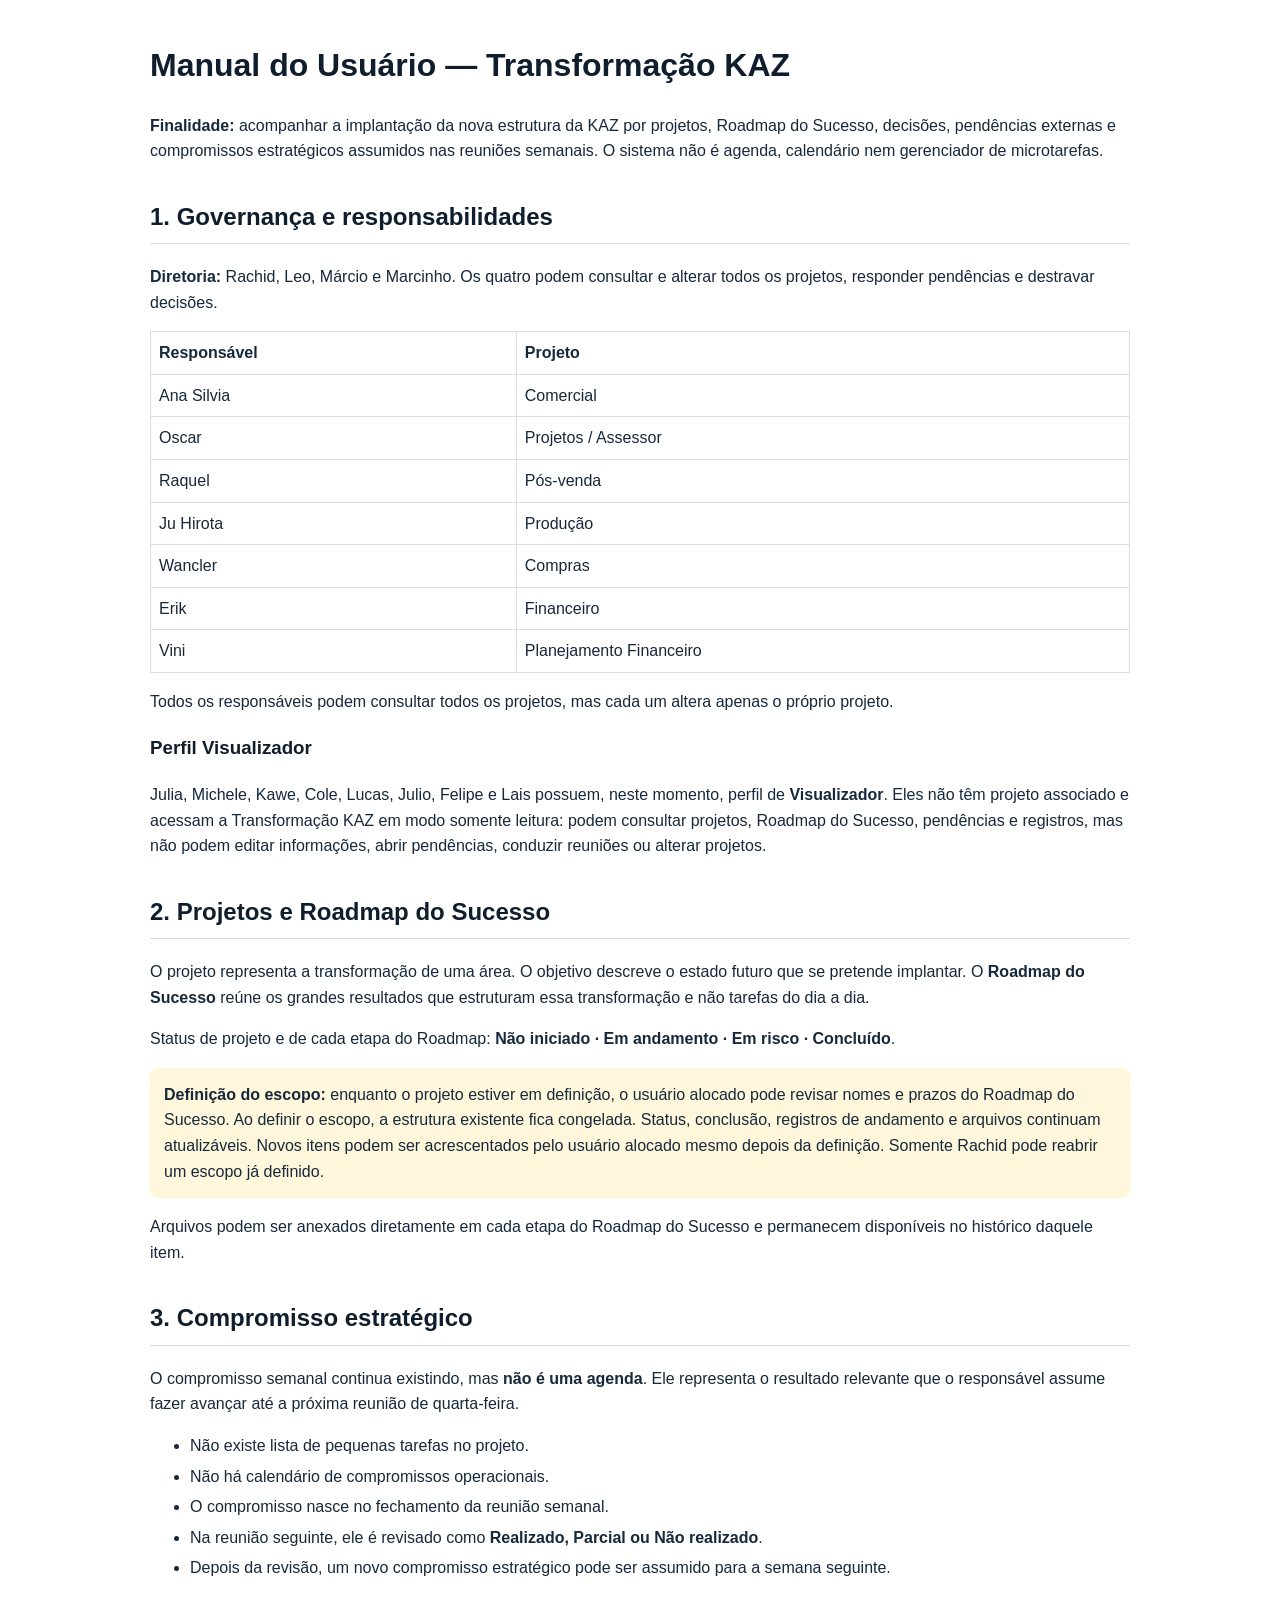
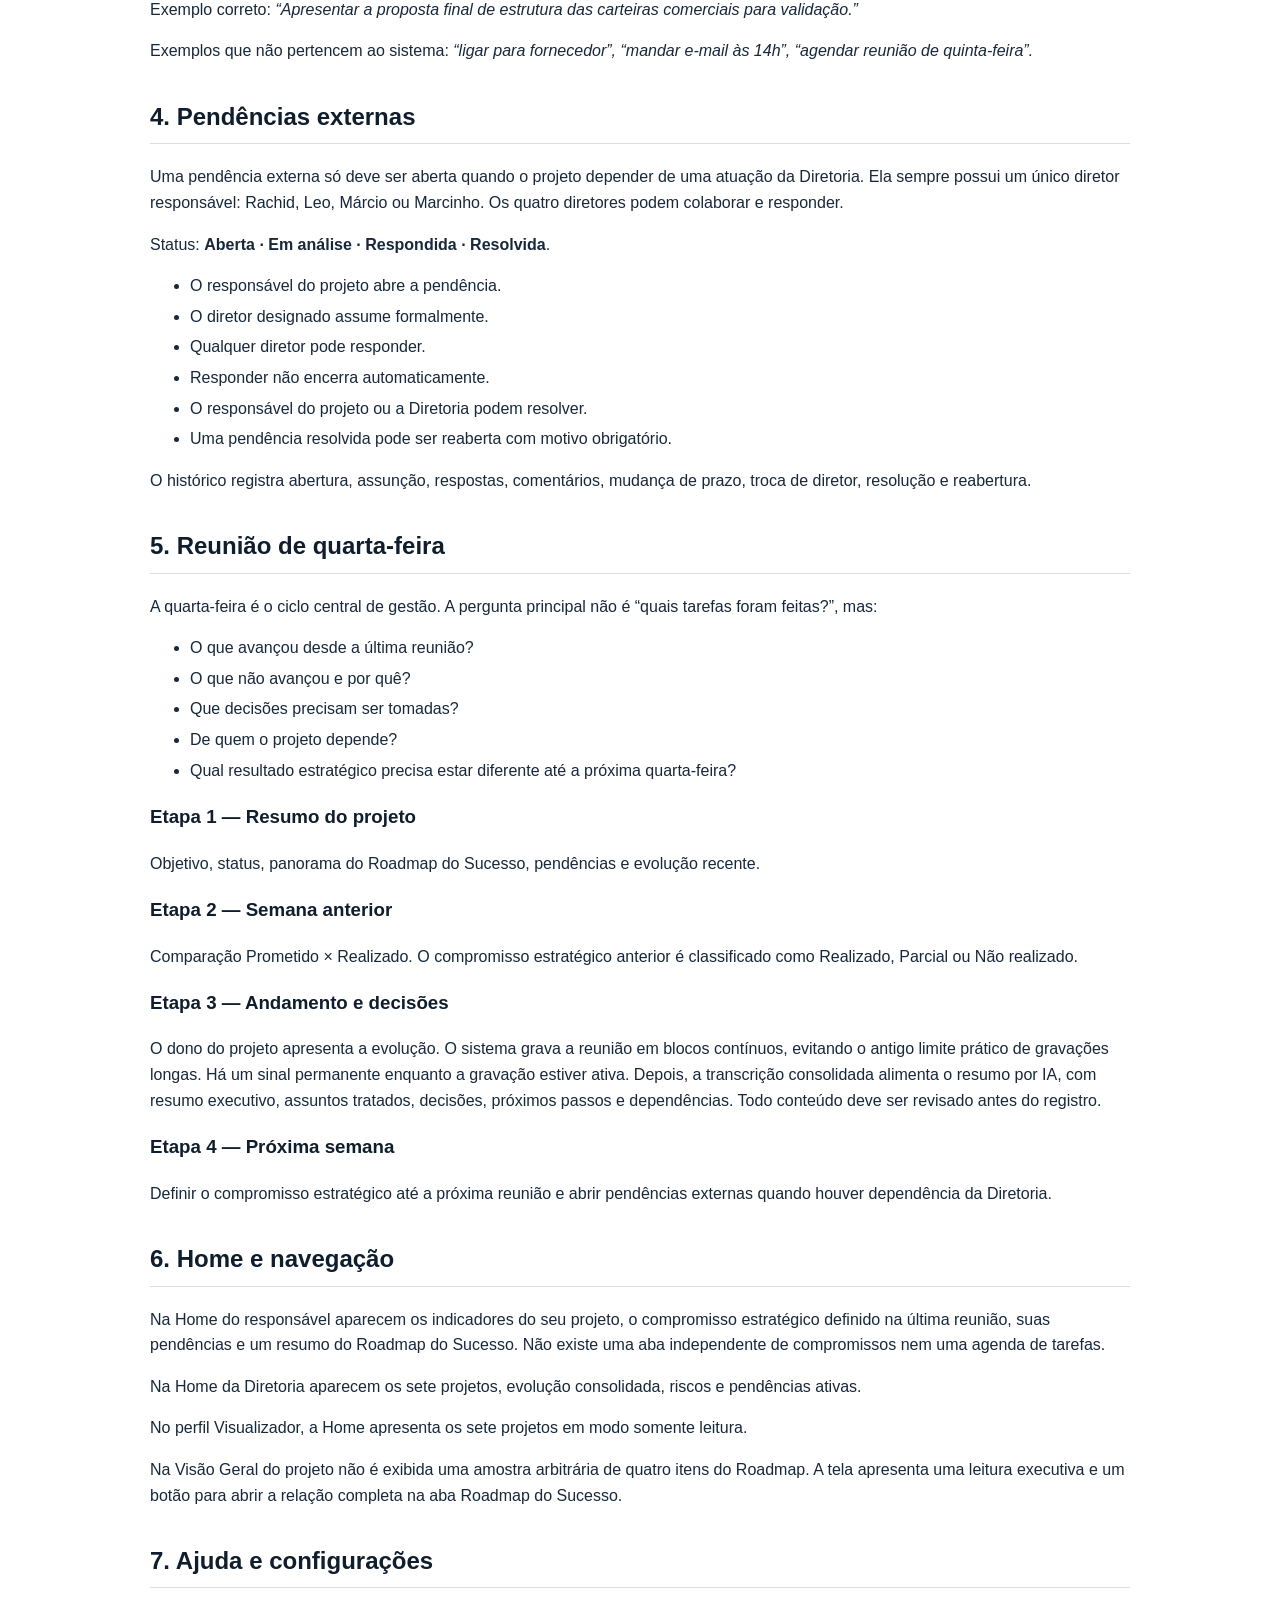
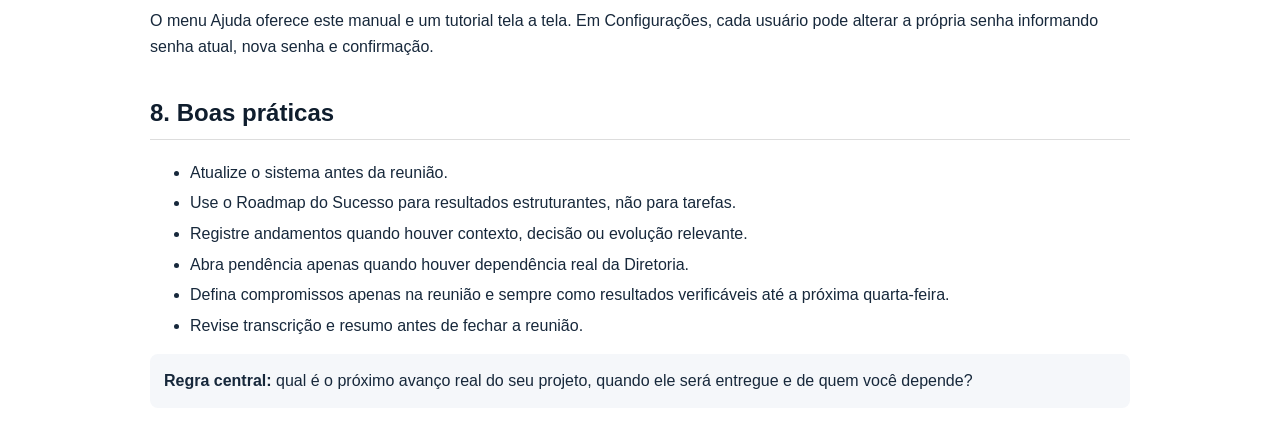
<file: static/Manual_Usuario_Transformacao_KAZ.html>
<!doctype html><html lang='pt-BR'><head><meta charset='utf-8'><title>Manual do Usuário - Transformação KAZ</title>
<style>body{font-family:Arial,sans-serif;max-width:980px;margin:40px auto;padding:0 28px;color:#17283b;line-height:1.6}h1,h2,h3{color:#0f1d2d}h2{margin-top:34px;border-bottom:1px solid #ddd;padding-bottom:7px}table{border-collapse:collapse;width:100%;margin:12px 0}td,th{border:1px solid #ddd;padding:8px;text-align:left;vertical-align:top}.note{background:#f5f7fa;padding:14px;border-radius:8px}.warn{background:#fff7dc;padding:14px;border-radius:8px}li{margin:5px 0}</style></head><body>
<h1>Manual do Usuário — Transformação KAZ</h1>
<p><b>Finalidade:</b> acompanhar a implantação da nova estrutura da KAZ por projetos, Roadmap do Sucesso, decisões, pendências externas e compromissos estratégicos assumidos nas reuniões semanais. O sistema não é agenda, calendário nem gerenciador de microtarefas.</p>
<h2>1. Governança e responsabilidades</h2>
<p><b>Diretoria:</b> Rachid, Leo, Márcio e Marcinho. Os quatro podem consultar e alterar todos os projetos, responder pendências e destravar decisões.</p>
<table><tr><th>Responsável</th><th>Projeto</th></tr>
<tr><td>Ana Silvia</td><td>Comercial</td></tr><tr><td>Oscar</td><td>Projetos / Assessor</td></tr>
<tr><td>Raquel</td><td>Pós-venda</td></tr><tr><td>Ju Hirota</td><td>Produção</td></tr>
<tr><td>Wancler</td><td>Compras</td></tr><tr><td>Erik</td><td>Financeiro</td></tr>
<tr><td>Vini</td><td>Planejamento Financeiro</td></tr></table>
<p>Todos os responsáveis podem consultar todos os projetos, mas cada um altera apenas o próprio projeto.</p>
<h3>Perfil Visualizador</h3>
<p>Julia, Michele, Kawe, Cole, Lucas, Julio, Felipe e Lais possuem, neste momento, perfil de <b>Visualizador</b>. Eles não têm projeto associado e acessam a Transformação KAZ em modo somente leitura: podem consultar projetos, Roadmap do Sucesso, pendências e registros, mas não podem editar informações, abrir pendências, conduzir reuniões ou alterar projetos.</p>
<h2>2. Projetos e Roadmap do Sucesso</h2>
<p>O projeto representa a transformação de uma área. O objetivo descreve o estado futuro que se pretende implantar. O <b>Roadmap do Sucesso</b> reúne os grandes resultados que estruturam essa transformação e não tarefas do dia a dia.</p>
<p>Status de projeto e de cada etapa do Roadmap: <b>Não iniciado · Em andamento · Em risco · Concluído</b>.</p>
<div class='warn'><b>Definição do escopo:</b> enquanto o projeto estiver em definição, o usuário alocado pode revisar nomes e prazos do Roadmap do Sucesso. Ao definir o escopo, a estrutura existente fica congelada. Status, conclusão, registros de andamento e arquivos continuam atualizáveis. Novos itens podem ser acrescentados pelo usuário alocado mesmo depois da definição. Somente Rachid pode reabrir um escopo já definido.</div><p>Arquivos podem ser anexados diretamente em cada etapa do Roadmap do Sucesso e permanecem disponíveis no histórico daquele item.</p>
<h2>3. Compromisso estratégico</h2>
<p>O compromisso semanal continua existindo, mas <b>não é uma agenda</b>. Ele representa o resultado relevante que o responsável assume fazer avançar até a próxima reunião de quarta-feira.</p>
<ul><li>Não existe lista de pequenas tarefas no projeto.</li><li>Não há calendário de compromissos operacionais.</li><li>O compromisso nasce no fechamento da reunião semanal.</li><li>Na reunião seguinte, ele é revisado como <b>Realizado, Parcial ou Não realizado</b>.</li><li>Depois da revisão, um novo compromisso estratégico pode ser assumido para a semana seguinte.</li></ul>
<p>Exemplo correto: <i>“Apresentar a proposta final de estrutura das carteiras comerciais para validação.”</i></p>
<p>Exemplos que não pertencem ao sistema: <i>“ligar para fornecedor”, “mandar e-mail às 14h”, “agendar reunião de quinta-feira”.</i></p>
<h2>4. Pendências externas</h2>
<p>Uma pendência externa só deve ser aberta quando o projeto depender de uma atuação da Diretoria. Ela sempre possui um único diretor responsável: Rachid, Leo, Márcio ou Marcinho. Os quatro diretores podem colaborar e responder.</p>
<p>Status: <b>Aberta · Em análise · Respondida · Resolvida</b>.</p>
<ul><li>O responsável do projeto abre a pendência.</li><li>O diretor designado assume formalmente.</li><li>Qualquer diretor pode responder.</li><li>Responder não encerra automaticamente.</li><li>O responsável do projeto ou a Diretoria podem resolver.</li><li>Uma pendência resolvida pode ser reaberta com motivo obrigatório.</li></ul>
<p>O histórico registra abertura, assunção, respostas, comentários, mudança de prazo, troca de diretor, resolução e reabertura.</p>
<h2>5. Reunião de quarta-feira</h2>
<p>A quarta-feira é o ciclo central de gestão. A pergunta principal não é “quais tarefas foram feitas?”, mas:</p>
<ul><li>O que avançou desde a última reunião?</li><li>O que não avançou e por quê?</li><li>Que decisões precisam ser tomadas?</li><li>De quem o projeto depende?</li><li>Qual resultado estratégico precisa estar diferente até a próxima quarta-feira?</li></ul>
<h3>Etapa 1 — Resumo do projeto</h3><p>Objetivo, status, panorama do Roadmap do Sucesso, pendências e evolução recente.</p>
<h3>Etapa 2 — Semana anterior</h3><p>Comparação Prometido × Realizado. O compromisso estratégico anterior é classificado como Realizado, Parcial ou Não realizado.</p>
<h3>Etapa 3 — Andamento e decisões</h3><p>O dono do projeto apresenta a evolução. O sistema grava a reunião em blocos contínuos, evitando o antigo limite prático de gravações longas. Há um sinal permanente enquanto a gravação estiver ativa. Depois, a transcrição consolidada alimenta o resumo por IA, com resumo executivo, assuntos tratados, decisões, próximos passos e dependências. Todo conteúdo deve ser revisado antes do registro.</p>
<h3>Etapa 4 — Próxima semana</h3><p>Definir o compromisso estratégico até a próxima reunião e abrir pendências externas quando houver dependência da Diretoria.</p>
<h2>6. Home e navegação</h2>
<p>Na Home do responsável aparecem os indicadores do seu projeto, o compromisso estratégico definido na última reunião, suas pendências e um resumo do Roadmap do Sucesso. Não existe uma aba independente de compromissos nem uma agenda de tarefas.</p>
<p>Na Home da Diretoria aparecem os sete projetos, evolução consolidada, riscos e pendências ativas.</p>
<p>No perfil Visualizador, a Home apresenta os sete projetos em modo somente leitura.</p>
<p>Na Visão Geral do projeto não é exibida uma amostra arbitrária de quatro itens do Roadmap. A tela apresenta uma leitura executiva e um botão para abrir a relação completa na aba Roadmap do Sucesso.</p>
<h2>7. Ajuda e configurações</h2>
<p>O menu Ajuda oferece este manual e um tutorial tela a tela. Em Configurações, cada usuário pode alterar a própria senha informando senha atual, nova senha e confirmação.</p>
<h2>8. Boas práticas</h2>
<ul><li>Atualize o sistema antes da reunião.</li><li>Use o Roadmap do Sucesso para resultados estruturantes, não para tarefas.</li><li>Registre andamentos quando houver contexto, decisão ou evolução relevante.</li><li>Abra pendência apenas quando houver dependência real da Diretoria.</li><li>Defina compromissos apenas na reunião e sempre como resultados verificáveis até a próxima quarta-feira.</li><li>Revise transcrição e resumo antes de fechar a reunião.</li></ul>
<div class='note'><b>Regra central:</b> qual é o próximo avanço real do seu projeto, quando ele será entregue e de quem você depende?</div>
</body></html>
</file>
